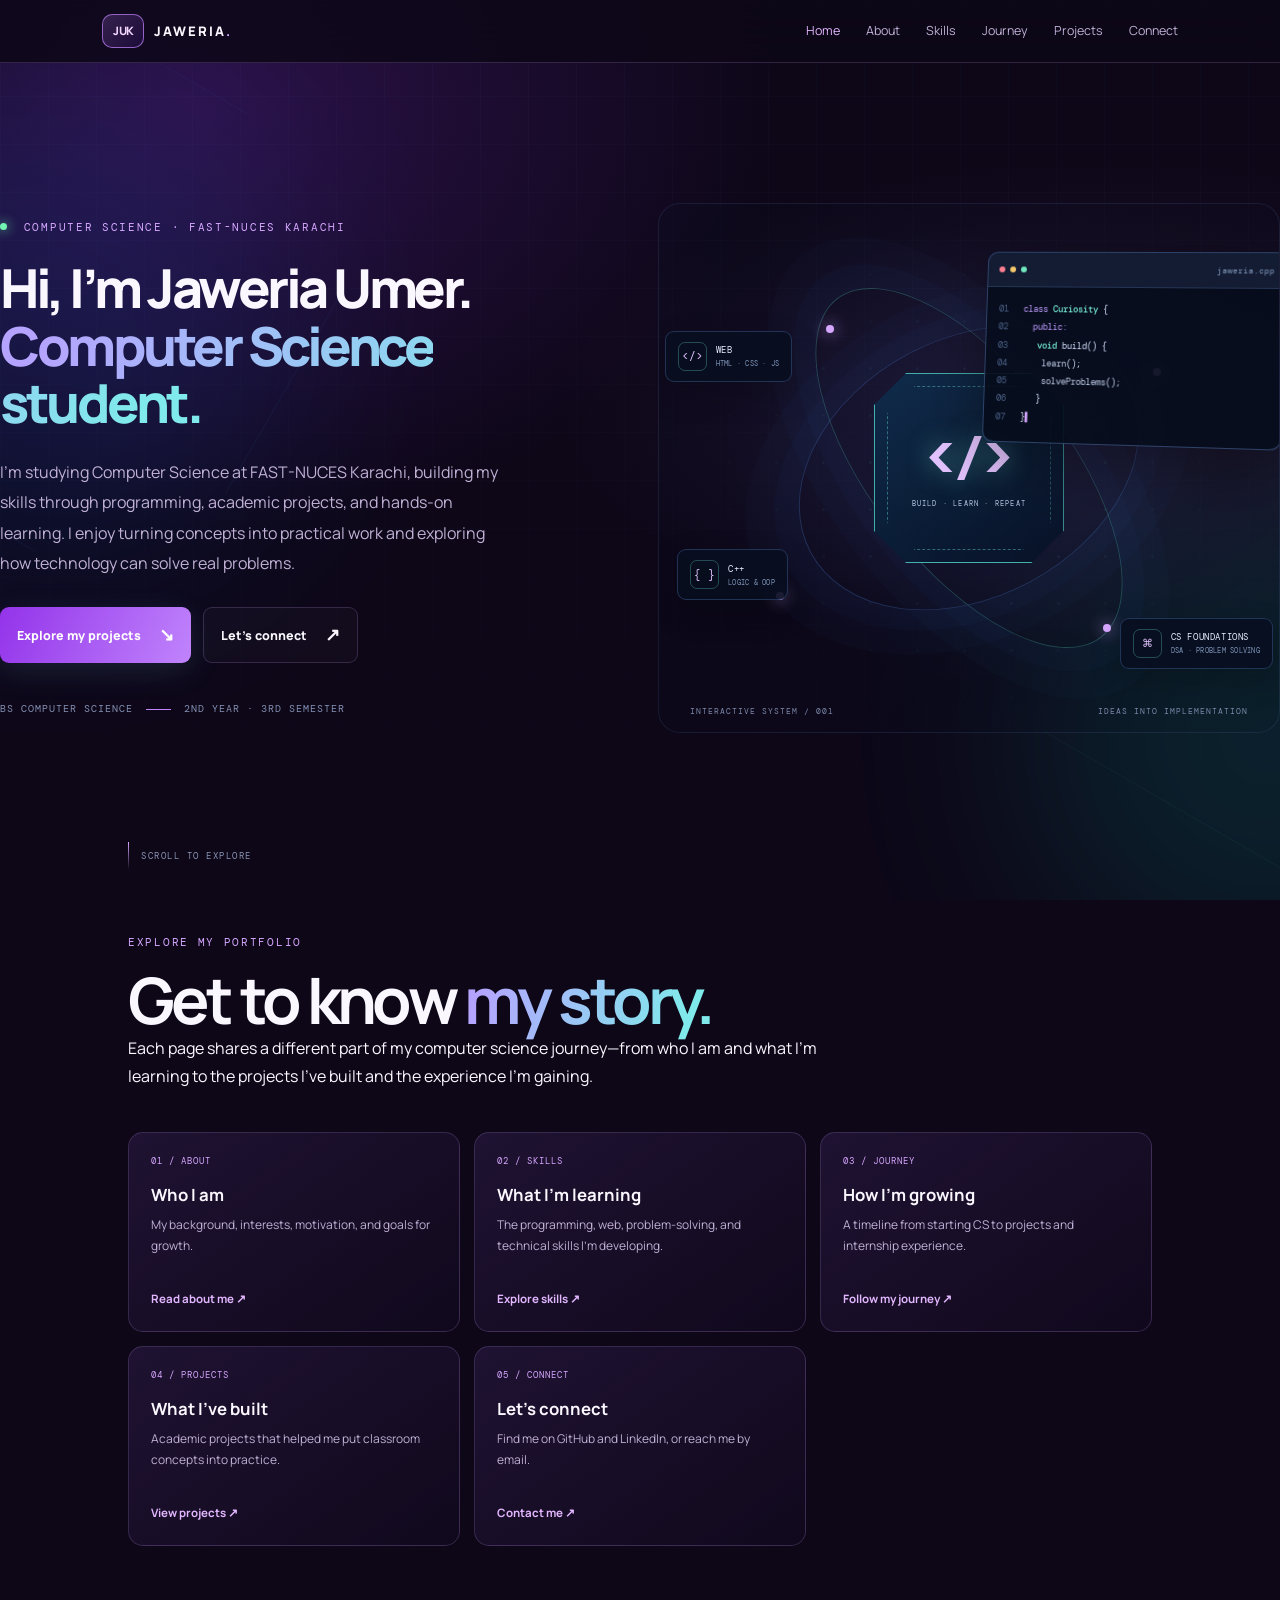
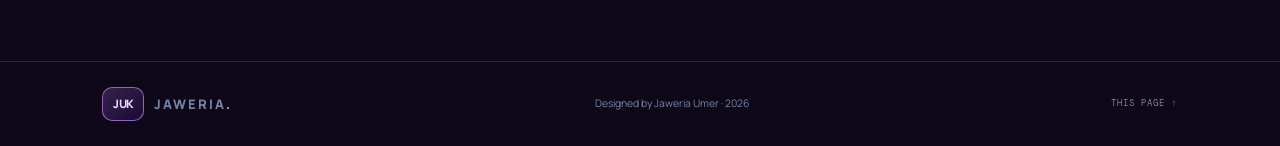
<file: index.html>
<!DOCTYPE html><html lang="en"><head><meta charset="UTF-8"><meta name="viewport" content="width=device-width, initial-scale=1.0"><meta name="description" content="Jaweria Umer — Computer Science student at FAST-NUCES Karachi. Technology portfolio, skills, projects and experience."><meta name="theme-color" content="#070a16"><title>Jaweria Umer | Home</title><link rel="preconnect" href="https://fonts.googleapis.com"><link rel="preconnect" href="https://fonts.gstatic.com" crossorigin><link href="https://fonts.googleapis.com/css2?family=DM+Mono:wght@400;500&family=Manrope:wght@400;500;600;700;800&display=swap" rel="stylesheet"><link rel="stylesheet" href="style.css"><script src="script.js" defer></script></head><body><div class="tech-background" aria-hidden="true"><div class="tech-grid"></div><div class="circuit circuit-a"></div><div class="circuit circuit-b"></div><div class="ambient-glow glow-a"></div><div class="ambient-glow glow-b"></div><div class="scroll-progress" id="scroll-progress"></div></div><header class="navbar"><a href="index.html" class="brand" aria-label="Jaweria Umer home"><span class="brand-mark">JUK</span><span>JAWERIA<span class="brand-dot">.</span></span></a><button class="menu-toggle" aria-label="Open navigation" aria-expanded="false">☰</button><nav class="nav-links" aria-label="Main navigation"><a href="index.html" class="active">Home</a><a href="about.html" class="">About</a><a href="skills.html" class="">Skills</a><a href="journey.html" class="">Journey</a><a href="projects.html" class="">Projects</a><a href="contact.html" class="">Connect</a></nav></header><main><section id="home" class="hero story-section">
      <div class="hero-copy reveal">
        <p class="eyebrow"><span class="live-dot"></span> COMPUTER SCIENCE · FAST-NUCES KARACHI</p>
        <h1>Hi, I’m Jaweria Umer.<br><span class="gradient-text">Computer Science student.</span></h1>
        <p class="hero-subtitle">I’m studying Computer Science at FAST-NUCES Karachi, building my skills through programming, academic projects, and hands-on learning. I enjoy turning concepts into practical work and exploring how technology can solve real problems.</p>
        <div class="hero-actions">
          <a class="button button-primary" href="projects.html">Explore my projects <span>↘</span></a>
          <a class="button button-ghost" href="contact.html">Let's connect <span>↗</span></a>
        </div>
        <div class="hero-meta"><span>BS COMPUTER SCIENCE</span><span class="meta-divider"></span><span>2ND YEAR · 3RD SEMESTER</span></div>
      </div>

      <div class="tech-scene reveal" aria-label="Animated technology illustration with code editor, digital interface, and circuit board">
        <div class="tech-orbit orbit-one"></div><div class="tech-orbit orbit-two"></div>
        <div class="chip-core"><div class="chip-inner"><span class="chip-bracket">&lt;/&gt;</span><span class="chip-label">BUILD · LEARN · REPEAT</span></div></div>
        <div class="circuit-node node-one"></div><div class="circuit-node node-two"></div><div class="circuit-node node-three"></div><div class="circuit-node node-four"></div>
        <div class="code-window"><div class="window-bar"><span></span><span></span><span></span><b>jaweria.cpp</b></div><div class="code-lines"><p><i>01</i> <em>class</em> <strong>Curiosity</strong> {</p><p><i>02</i> &nbsp; <em>public:</em></p><p><i>03</i> &nbsp;&nbsp; <strong>void</strong> build() {</p><p><i>04</i> &nbsp;&nbsp;&nbsp; learn();</p><p><i>05</i> &nbsp;&nbsp;&nbsp; solveProblems();</p><p><i>06</i> &nbsp;&nbsp; }</p><p><i>07</i> }<span class="typing-cursor">▍</span></p></div></div>
        <div class="tech-chip chip-web"><span class="chip-symbol">&lt;/&gt;</span><span><b>WEB</b><small>HTML · CSS · JS</small></span></div>
        <div class="tech-chip chip-cpp"><span class="chip-symbol">{ }</span><span><b>C++</b><small>LOGIC &amp; OOP</small></span></div>
        <div class="tech-chip chip-data"><span class="chip-symbol">⌘</span><span><b>CS FOUNDATIONS</b><small>DSA · PROBLEM SOLVING</small></span></div>
        <div class="scene-caption"><span>INTERACTIVE SYSTEM / 001</span><span>IDEAS INTO IMPLEMENTATION</span></div>
      </div>
      <a class="scroll-cue" href="about.html"><span class="scroll-line"></span> SCROLL TO EXPLORE</a>
    </section>
<section class="page-previews section reveal"><div class="section-heading"><p class="eyebrow">EXPLORE MY PORTFOLIO</p><h2>Get to know <span class="gradient-text">my story.</span></h2><p class="section-intro">Each page shares a different part of my computer science journey—from who I am and what I’m learning to the projects I’ve built and the experience I’m gaining.</p></div><div class="preview-grid">
<a class="preview-card" href="about.html"><span>01 / ABOUT</span><h3>Who I am</h3><p>My background, interests, motivation, and goals for growth.</p><b>Read about me ↗</b></a>
<a class="preview-card" href="skills.html"><span>02 / SKILLS</span><h3>What I’m learning</h3><p>The programming, web, problem-solving, and technical skills I’m developing.</p><b>Explore skills ↗</b></a>
<a class="preview-card" href="journey.html"><span>03 / JOURNEY</span><h3>How I’m growing</h3><p>A timeline from starting CS to projects and internship experience.</p><b>Follow my journey ↗</b></a>
<a class="preview-card" href="projects.html"><span>04 / PROJECTS</span><h3>What I’ve built</h3><p>Academic projects that helped me put classroom concepts into practice.</p><b>View projects ↗</b></a>
<a class="preview-card" href="contact.html"><span>05 / CONNECT</span><h3>Let’s connect</h3><p>Find me on GitHub and LinkedIn, or reach me by email.</p><b>Contact me ↗</b></a>
</div></section></main><footer class="footer"><a href="index.html" class="brand"><span class="brand-mark">JUK</span><span>JAWERIA<span class="brand-dot">.</span></span></a><p>Designed by Jaweria Umer · <span id="year"></span></p><a class="back-top" href="index.html">THIS PAGE ↑</a></footer></body></html>
</file>
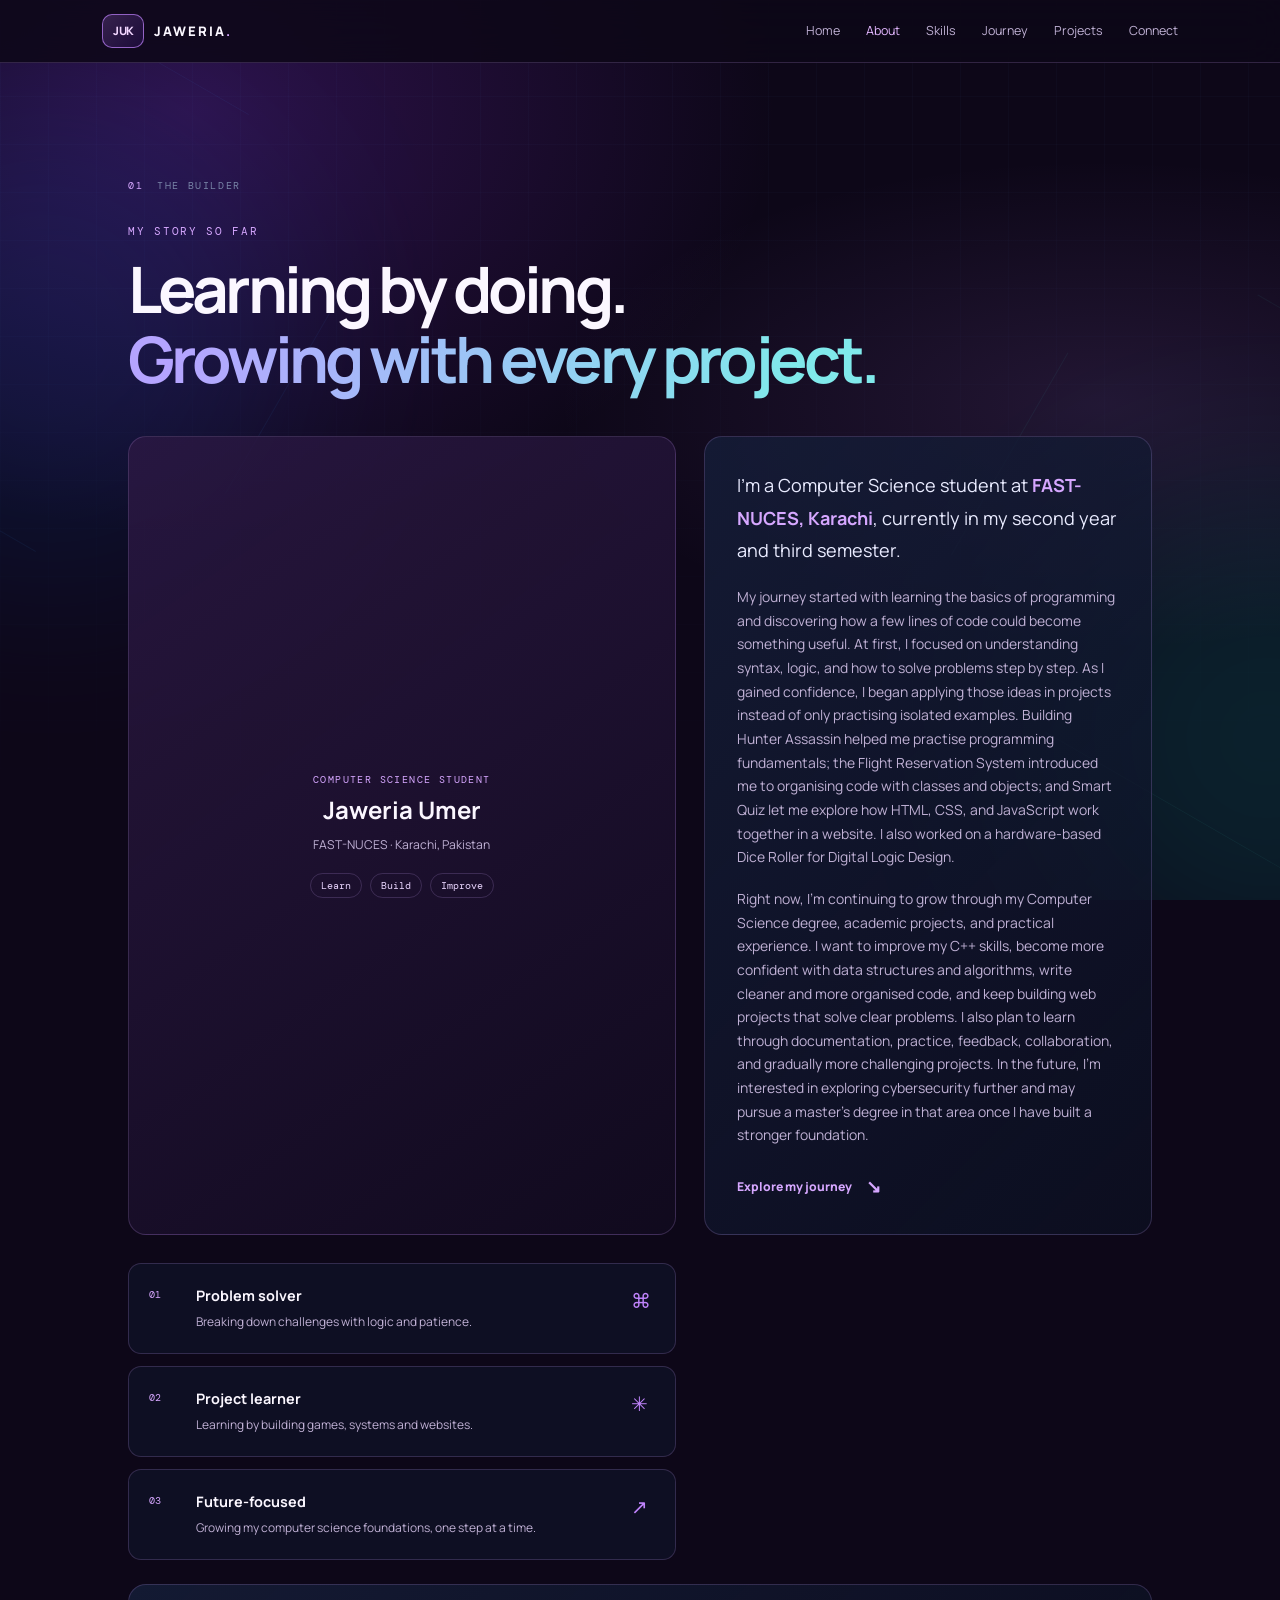
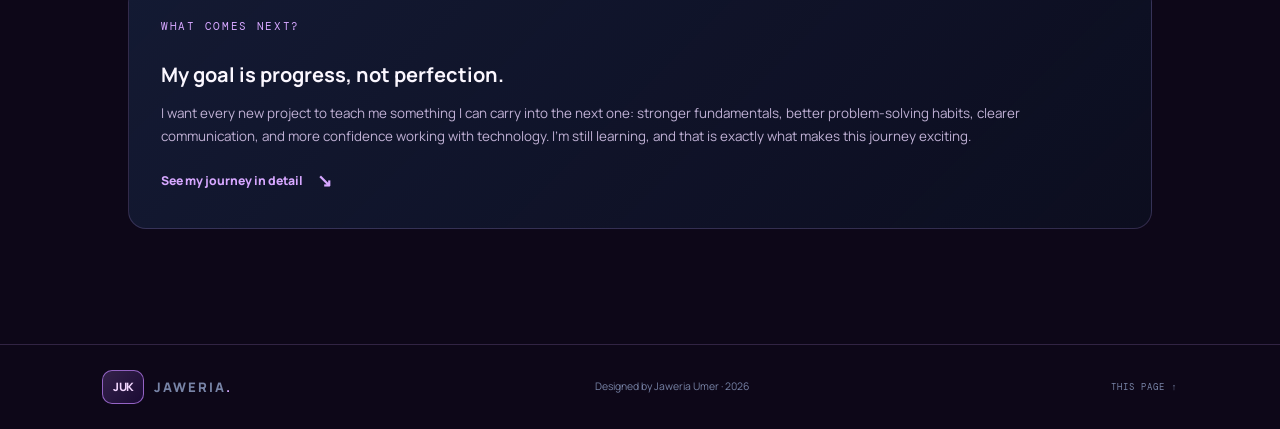
<file: about.html>
<!DOCTYPE html><html lang="en"><head><meta charset="UTF-8"><meta name="viewport" content="width=device-width, initial-scale=1.0"><meta name="description" content="Jaweria Umer — Computer Science student at FAST-NUCES Karachi. Technology portfolio, skills, projects and experience."><meta name="theme-color" content="#070a16"><title>Jaweria Umer | About</title><link rel="preconnect" href="https://fonts.googleapis.com"><link rel="preconnect" href="https://fonts.gstatic.com" crossorigin><link href="https://fonts.googleapis.com/css2?family=DM+Mono:wght@400;500&family=Manrope:wght@400;500;600;700;800&display=swap" rel="stylesheet"><link rel="stylesheet" href="style.css"><script src="script.js" defer></script></head><body><div class="tech-background" aria-hidden="true"><div class="tech-grid"></div><div class="circuit circuit-a"></div><div class="circuit circuit-b"></div><div class="ambient-glow glow-a"></div><div class="ambient-glow glow-b"></div><div class="scroll-progress" id="scroll-progress"></div></div><header class="navbar"><a href="index.html" class="brand" aria-label="Jaweria Umer home"><span class="brand-mark">JUK</span><span>JAWERIA<span class="brand-dot">.</span></span></a><button class="menu-toggle" aria-label="Open navigation" aria-expanded="false">☰</button><nav class="nav-links" aria-label="Main navigation"><a href="index.html" class="">Home</a><a href="about.html" class="active">About</a><a href="skills.html" class="">Skills</a><a href="journey.html" class="">Journey</a><a href="projects.html" class="">Projects</a><a href="contact.html" class="">Connect</a></nav></header><main><section id="about" class="story-section section reveal">
      <div class="section-index"><span>01</span><span>THE BUILDER</span></div>
      <div class="section-heading"><p class="eyebrow">MY STORY SO FAR</p><h2>Learning by doing.<br><span class="gradient-text">Growing with every project.</span></h2></div>
      <div class="about-layout">
        <div class="profile-card glass-panel"><p class="profile-label">COMPUTER SCIENCE STUDENT</p><h3>Jaweria Umer</h3><p>FAST-NUCES · Karachi, Pakistan</p><div class="profile-tags"><span>Learn</span><span>Build</span><span>Improve</span></div></div>
        <div class="about-copy glass-panel">
          <p class="large-copy">I’m a Computer Science student at <strong>FAST-NUCES, Karachi</strong>, currently in my second year and third semester.</p>
          <p>My journey started with learning the basics of programming and discovering how a few lines of code could become something useful. At first, I focused on understanding syntax, logic, and how to solve problems step by step. As I gained confidence, I began applying those ideas in projects instead of only practising isolated examples. Building Hunter Assassin helped me practise programming fundamentals; the Flight Reservation System introduced me to organising code with classes and objects; and Smart Quiz let me explore how HTML, CSS, and JavaScript work together in a website. I also worked on a hardware-based Dice Roller for Digital Logic Design.</p>
          <p>Right now, I’m continuing to grow through my Computer Science degree, academic projects, and practical experience. I want to improve my C++ skills, become more confident with data structures and algorithms, write cleaner and more organised code, and keep building web projects that solve clear problems. I also plan to learn through documentation, practice, feedback, collaboration, and gradually more challenging projects. In the future, I’m interested in exploring cybersecurity further and may pursue a master’s degree in that area once I have built a stronger foundation.</p>
          <a class="text-link" href="journey.html">Explore my journey <span>↘</span></a>
        </div>
        <div class="fact-stack">
          <article class="fact-card"><span class="fact-number">01</span><div><h3>Problem solver</h3><p>Breaking down challenges with logic and patience.</p></div><span class="fact-symbol">⌘</span></article>
          <article class="fact-card"><span class="fact-number">02</span><div><h3>Project learner</h3><p>Learning by building games, systems and websites.</p></div><span class="fact-symbol">✳</span></article>
          <article class="fact-card"><span class="fact-number">03</span><div><h3>Future-focused</h3><p>Growing my computer science foundations, one step at a time.</p></div><span class="fact-symbol">↗</span></article>
        </div>
      </div>
    <div class="about-next glass-panel"><p class="eyebrow">WHAT COMES NEXT?</p><h3>My goal is progress, not perfection.</h3><p>I want every new project to teach me something I can carry into the next one: stronger fundamentals, better problem-solving habits, clearer communication, and more confidence working with technology. I’m still learning, and that is exactly what makes this journey exciting.</p><a class="text-link" href="journey.html">See my journey in detail <span>↘</span></a></div>
    </section></main><footer class="footer"><a href="index.html" class="brand"><span class="brand-mark">JUK</span><span>JAWERIA<span class="brand-dot">.</span></span></a><p>Designed by Jaweria Umer · <span id="year"></span></p><a class="back-top" href="about.html">THIS PAGE ↑</a></footer></body></html>
</file>
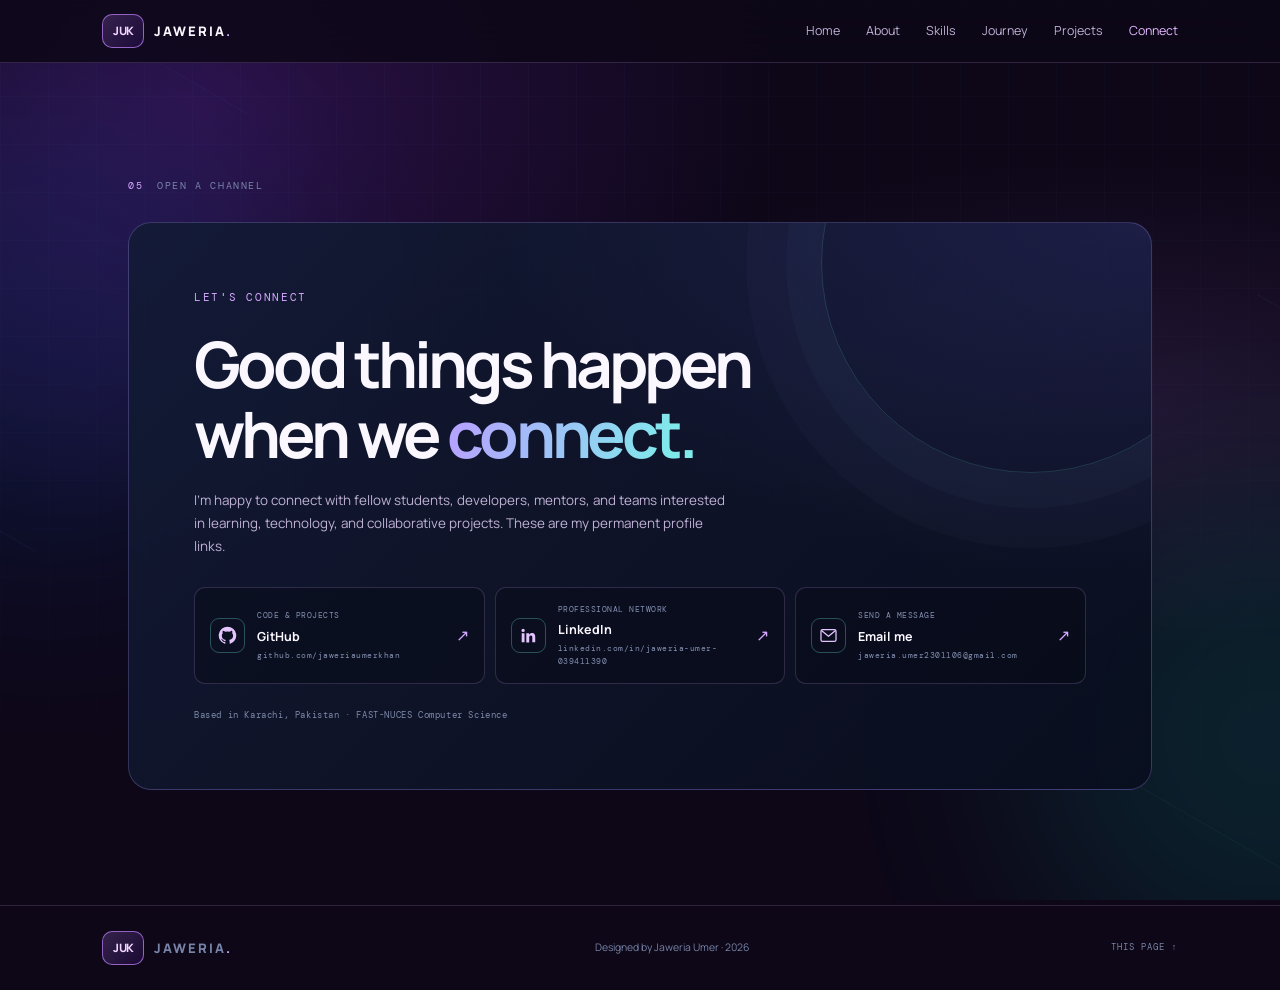
<file: contact.html>
<!DOCTYPE html><html lang="en"><head><meta charset="UTF-8"><meta name="viewport" content="width=device-width, initial-scale=1.0"><meta name="description" content="Jaweria Umer — Computer Science student at FAST-NUCES Karachi. Technology portfolio, skills, projects and experience."><meta name="theme-color" content="#070a16"><title>Jaweria Umer | Connect</title><link rel="preconnect" href="https://fonts.googleapis.com"><link rel="preconnect" href="https://fonts.gstatic.com" crossorigin><link href="https://fonts.googleapis.com/css2?family=DM+Mono:wght@400;500&family=Manrope:wght@400;500;600;700;800&display=swap" rel="stylesheet"><link rel="stylesheet" href="style.css"><script src="script.js" defer></script></head><body><div class="tech-background" aria-hidden="true"><div class="tech-grid"></div><div class="circuit circuit-a"></div><div class="circuit circuit-b"></div><div class="ambient-glow glow-a"></div><div class="ambient-glow glow-b"></div><div class="scroll-progress" id="scroll-progress"></div></div><header class="navbar"><a href="index.html" class="brand" aria-label="Jaweria Umer home"><span class="brand-mark">JUK</span><span>JAWERIA<span class="brand-dot">.</span></span></a><button class="menu-toggle" aria-label="Open navigation" aria-expanded="false">☰</button><nav class="nav-links" aria-label="Main navigation"><a href="index.html" class="">Home</a><a href="about.html" class="">About</a><a href="skills.html" class="">Skills</a><a href="journey.html" class="">Journey</a><a href="projects.html" class="">Projects</a><a href="contact.html" class="active">Connect</a></nav></header><main><section id="contact" class="story-section section contact-section reveal">
      <div class="section-index"><span>05</span><span>OPEN A CHANNEL</span></div>
      <div class="contact-panel">
        <div class="contact-orbit" aria-hidden="true"></div>
        <p class="eyebrow">LET'S CONNECT</p>
        <h2>Good things happen<br>when we <span class="gradient-text">connect.</span></h2>
        <p class="contact-intro">I’m happy to connect with fellow students, developers, mentors, and teams interested in learning, technology, and collaborative projects. These are my permanent profile links.</p>
        <div class="contact-links">
          <a href="https://github.com/jaweriaumerkhan" target="_blank" rel="noopener noreferrer"><span class="contact-icon brand-icon" aria-hidden="true"><svg viewBox="0 0 24 24"><path d="M12 .9a11.1 11.1 0 0 0-3.51 21.63c.55.1.76-.24.76-.53v-2.02c-3.1.67-3.75-1.32-3.75-1.32-.5-1.28-1.24-1.62-1.24-1.62-1.01-.69.08-.68.08-.68 1.12.08 1.71 1.15 1.71 1.15 1 .1.76 2.04 3.21 1.55.1-.72.39-1.22.7-1.5-2.48-.28-5.09-1.24-5.09-5.52 0-1.22.44-2.22 1.15-3-.12-.28-.5-1.42.11-2.96 0 0 .94-.3 3.05 1.15a10.6 10.6 0 0 1 5.55 0c2.12-1.44 3.05-1.15 3.05-1.15.61 1.54.23 2.68.11 2.96.72.78 1.15 1.78 1.15 3 0 4.29-2.61 5.23-5.1 5.51.4.35.76 1.03.76 2.08V22c0 .29.2.64.77.53A11.1 11.1 0 0 0 12 .9Z"/></svg></span><span><small>CODE &amp; PROJECTS</small><strong>GitHub</strong><small>github.com/jaweriaumerkhan</small></span><span class="contact-arrow">↗</span></a>
          <a href="https://www.linkedin.com/in/jaweria-umer-039411390/" target="_blank" rel="noopener noreferrer"><span class="contact-icon brand-icon" aria-hidden="true"><svg viewBox="0 0 24 24"><path d="M5.2 7.7A2.1 2.1 0 1 0 5.2 3.5a2.1 2.1 0 0 0 0 4.2ZM3.4 9.3H7v11.2H3.4ZM9.2 9.3h3.5v1.5h.1a3.8 3.8 0 0 1 3.4-1.9c3.6 0 4.3 2.4 4.3 5.4v6.2h-3.7V15c0-1.3 0-3-1.8-3s-2.1 1.4-2.1 2.9v5.8H9.2Z"/></svg></span><span><small>PROFESSIONAL NETWORK</small><strong>LinkedIn</strong><small>linkedin.com/in/jaweria-umer-039411390</small></span><span class="contact-arrow">↗</span></a>
          <a href="mailto:jaweria.umer2301106@gmail.com"><span class="contact-icon brand-icon" aria-hidden="true"><svg viewBox="0 0 24 24"><rect x="2.5" y="4.5" width="19" height="15" rx="2"/><path d="m3.5 6 8.5 7 8.5-7"/></svg></span><span><small>SEND A MESSAGE</small><strong>Email me</strong><small>jaweria.umer2301106@gmail.com</small></span><span class="contact-arrow">↗</span></a>
        </div>
        <p class="contact-footnote">Based in Karachi, Pakistan · FAST-NUCES Computer Science</p>
      </div>
    </section></main><footer class="footer"><a href="index.html" class="brand"><span class="brand-mark">JUK</span><span>JAWERIA<span class="brand-dot">.</span></span></a><p>Designed by Jaweria Umer · <span id="year"></span></p><a class="back-top" href="contact.html">THIS PAGE ↑</a></footer></body></html>
</file>
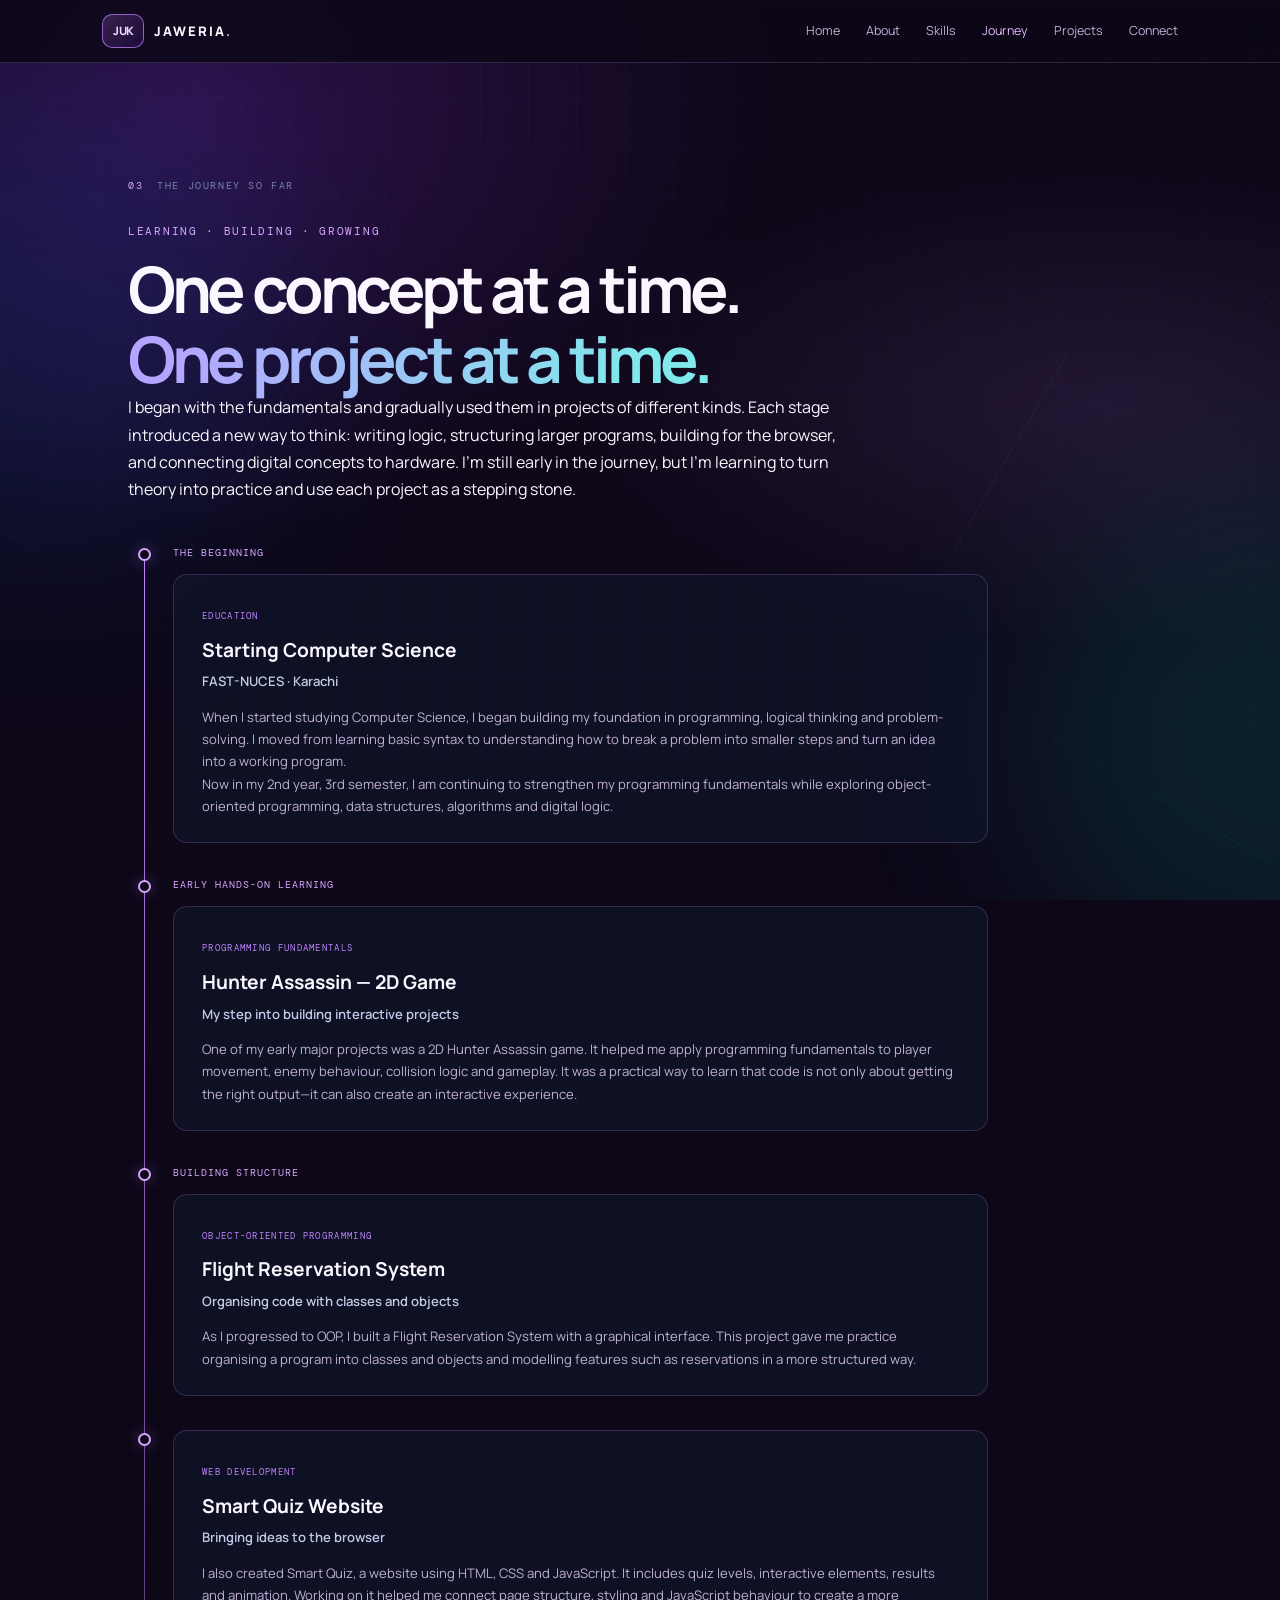
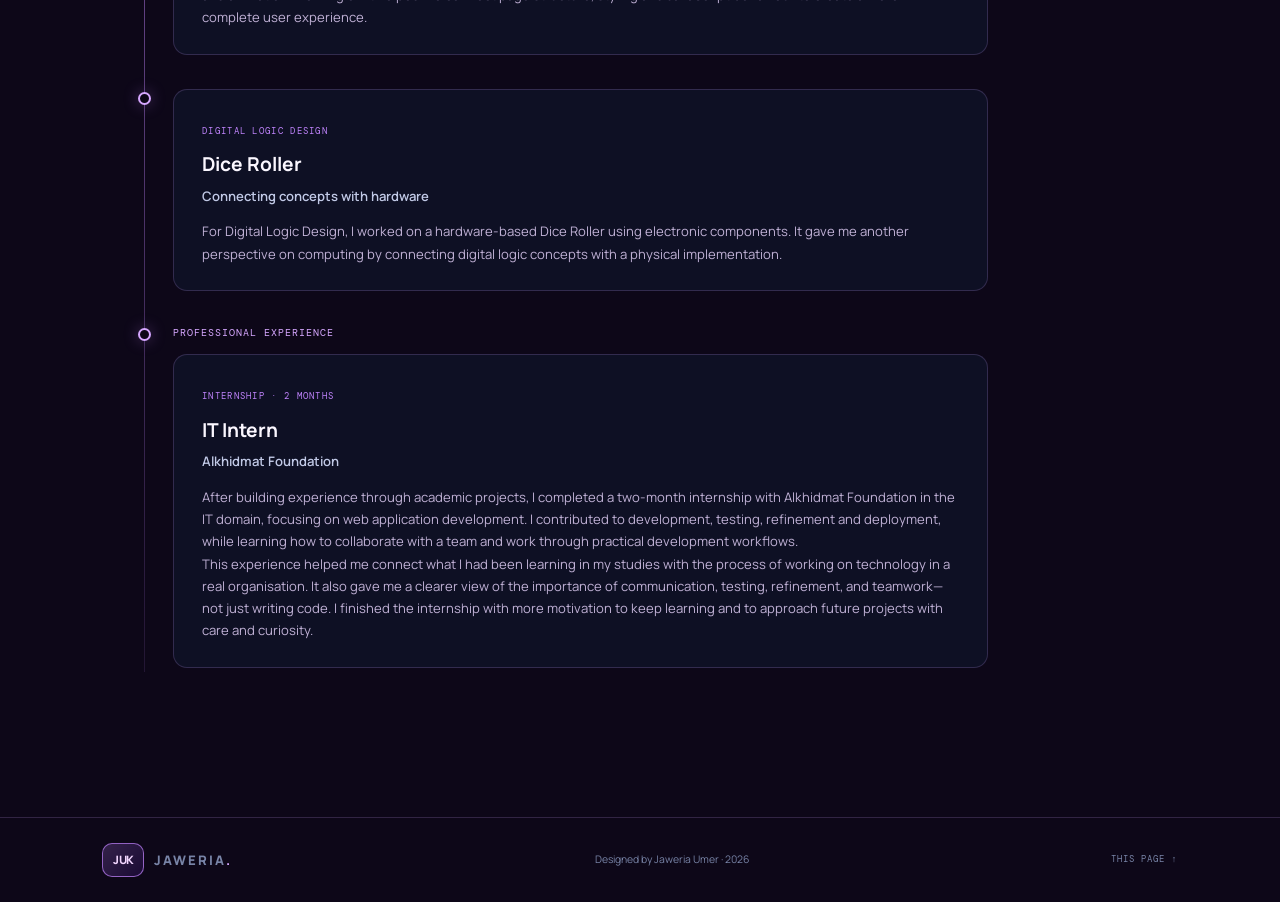
<file: journey.html>
<!DOCTYPE html><html lang="en"><head><meta charset="UTF-8"><meta name="viewport" content="width=device-width, initial-scale=1.0"><meta name="description" content="Jaweria Umer — Computer Science student at FAST-NUCES Karachi. Technology portfolio, skills, projects and experience."><meta name="theme-color" content="#070a16"><title>Jaweria Umer | Journey</title><link rel="preconnect" href="https://fonts.googleapis.com"><link rel="preconnect" href="https://fonts.gstatic.com" crossorigin><link href="https://fonts.googleapis.com/css2?family=DM+Mono:wght@400;500&family=Manrope:wght@400;500;600;700;800&display=swap" rel="stylesheet"><link rel="stylesheet" href="style.css"><script src="script.js" defer></script></head><body><div class="tech-background" aria-hidden="true"><div class="tech-grid"></div><div class="circuit circuit-a"></div><div class="circuit circuit-b"></div><div class="ambient-glow glow-a"></div><div class="ambient-glow glow-b"></div><div class="scroll-progress" id="scroll-progress"></div></div><header class="navbar"><a href="index.html" class="brand" aria-label="Jaweria Umer home"><span class="brand-mark">JUK</span><span>JAWERIA<span class="brand-dot">.</span></span></a><button class="menu-toggle" aria-label="Open navigation" aria-expanded="false">☰</button><nav class="nav-links" aria-label="Main navigation"><a href="index.html" class="">Home</a><a href="about.html" class="">About</a><a href="skills.html" class="">Skills</a><a href="journey.html" class="active">Journey</a><a href="projects.html" class="">Projects</a><a href="contact.html" class="">Connect</a></nav></header><main>
<section id="journey" class="story-section section reveal">
  <div class="section-index"><span>03</span><span>THE JOURNEY SO FAR</span></div>
  <div class="section-heading"><p class="eyebrow">LEARNING · BUILDING · GROWING</p><h2>One concept at a time.<br><span class="gradient-text">One project at a time.</span></h2><p class="section-intro">I began with the fundamentals and gradually used them in projects of different kinds. Each stage introduced a new way to think: writing logic, structuring larger programs, building for the browser, and connecting digital concepts to hardware. I’m still early in the journey, but I’m learning to turn theory into practice and use each project as a stepping stone.</p></div>
  <div class="timeline">
    <article class="timeline-item"><div class="timeline-marker"></div><div class="timeline-date">THE BEGINNING</div><div class="timeline-card"><span class="timeline-tag">EDUCATION</span><h3>Starting Computer Science</h3><h4>FAST-NUCES · Karachi</h4><p>When I started studying Computer Science, I began building my foundation in programming, logical thinking and problem-solving. I moved from learning basic syntax to understanding how to break a problem into smaller steps and turn an idea into a working program.</p><p>Now in my 2nd year, 3rd semester, I am continuing to strengthen my programming fundamentals while exploring object-oriented programming, data structures, algorithms and digital logic.</p></div></article>
    <article class="timeline-item"><div class="timeline-marker"></div><div class="timeline-date">EARLY HANDS-ON LEARNING</div><div class="timeline-card"><span class="timeline-tag">PROGRAMMING FUNDAMENTALS</span><h3>Hunter Assassin — 2D Game</h3><h4>My step into building interactive projects</h4><p>One of my early major projects was a 2D Hunter Assassin game. It helped me apply programming fundamentals to player movement, enemy behaviour, collision logic and gameplay. It was a practical way to learn that code is not only about getting the right output—it can also create an interactive experience.</p></div></article>
    <article class="timeline-item"><div class="timeline-marker"></div><div class="timeline-date">BUILDING STRUCTURE</div><div class="timeline-card"><span class="timeline-tag">OBJECT-ORIENTED PROGRAMMING</span><h3>Flight Reservation System</h3><h4>Organising code with classes and objects</h4><p>As I progressed to OOP, I built a Flight Reservation System with a graphical interface. This project gave me practice organising a program into classes and objects and modelling features such as reservations in a more structured way.</p></div></article>
    <article class="timeline-item"><div class="timeline-marker"></div><div class="timeline-card"><span class="timeline-tag">WEB DEVELOPMENT</span><h3>Smart Quiz Website</h3><h4>Bringing ideas to the browser</h4><p>I also created Smart Quiz, a website using HTML, CSS and JavaScript. It includes quiz levels, interactive elements, results and animation. Working on it helped me connect page structure, styling and JavaScript behaviour to create a more complete user experience.</p></div></article>
    <article class="timeline-item"><div class="timeline-marker"></div><div class="timeline-card"><span class="timeline-tag">DIGITAL LOGIC DESIGN</span><h3>Dice Roller</h3><h4>Connecting concepts with hardware</h4><p>For Digital Logic Design, I worked on a hardware-based Dice Roller using electronic components. It gave me another perspective on computing by connecting digital logic concepts with a physical implementation.</p></div></article>
    <article class="timeline-item"><div class="timeline-marker"></div><div class="timeline-date">PROFESSIONAL EXPERIENCE</div><div class="timeline-card"><span class="timeline-tag">INTERNSHIP · 2 MONTHS</span><h3>IT Intern</h3><h4>Alkhidmat Foundation</h4><p>After building experience through academic projects, I completed a two-month internship with Alkhidmat Foundation in the IT domain, focusing on web application development. I contributed to development, testing, refinement and deployment, while learning how to collaborate with a team and work through practical development workflows.</p><p>This experience helped me connect what I had been learning in my studies with the process of working on technology in a real organisation. It also gave me a clearer view of the importance of communication, testing, refinement, and teamwork—not just writing code. I finished the internship with more motivation to keep learning and to approach future projects with care and curiosity.</p></div></article>
  </div>
</section>
</main><footer class="footer"><a href="index.html" class="brand"><span class="brand-mark">JUK</span><span>JAWERIA<span class="brand-dot">.</span></span></a><p>Designed by Jaweria Umer · <span id="year"></span></p><a class="back-top" href="journey.html">THIS PAGE ↑</a></footer></body></html>
</file>
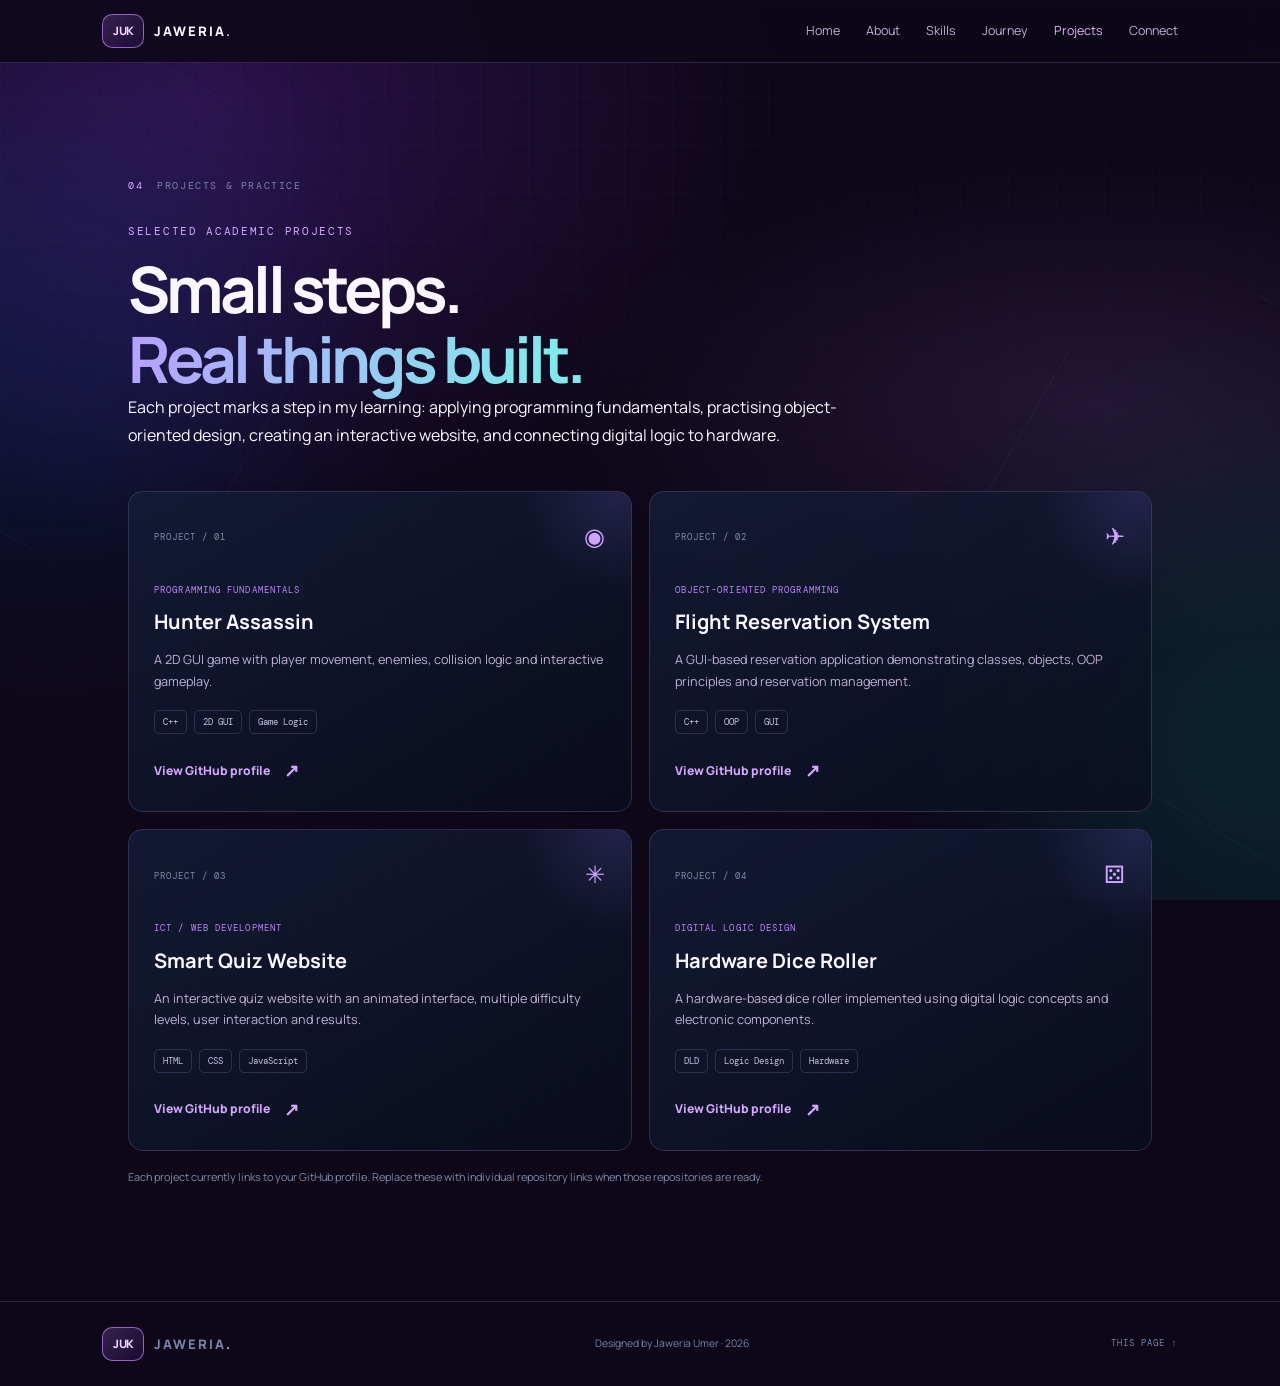
<file: projects.html>
<!DOCTYPE html><html lang="en"><head><meta charset="UTF-8"><meta name="viewport" content="width=device-width, initial-scale=1.0"><meta name="description" content="Jaweria Umer — Computer Science student at FAST-NUCES Karachi. Technology portfolio, skills, projects and experience."><meta name="theme-color" content="#070a16"><title>Jaweria Umer | Projects</title><link rel="preconnect" href="https://fonts.googleapis.com"><link rel="preconnect" href="https://fonts.gstatic.com" crossorigin><link href="https://fonts.googleapis.com/css2?family=DM+Mono:wght@400;500&family=Manrope:wght@400;500;600;700;800&display=swap" rel="stylesheet"><link rel="stylesheet" href="style.css"><script src="script.js" defer></script></head><body><div class="tech-background" aria-hidden="true"><div class="tech-grid"></div><div class="circuit circuit-a"></div><div class="circuit circuit-b"></div><div class="ambient-glow glow-a"></div><div class="ambient-glow glow-b"></div><div class="scroll-progress" id="scroll-progress"></div></div><header class="navbar"><a href="index.html" class="brand" aria-label="Jaweria Umer home"><span class="brand-mark">JUK</span><span>JAWERIA<span class="brand-dot">.</span></span></a><button class="menu-toggle" aria-label="Open navigation" aria-expanded="false">☰</button><nav class="nav-links" aria-label="Main navigation"><a href="index.html" class="">Home</a><a href="about.html" class="">About</a><a href="skills.html" class="">Skills</a><a href="journey.html" class="">Journey</a><a href="projects.html" class="active">Projects</a><a href="contact.html" class="">Connect</a></nav></header><main><section id="projects" class="story-section section reveal">
      <div class="section-index"><span>04</span><span>PROJECTS & PRACTICE</span></div>
      <div class="section-heading"><p class="eyebrow">SELECTED ACADEMIC PROJECTS</p><h2>Small steps.<br><span class="gradient-text">Real things built.</span></h2><p class="section-intro">Each project marks a step in my learning: applying programming fundamentals, practising object-oriented design, creating an interactive website, and connecting digital logic to hardware.</p></div>
      <div class="projects-grid">
        <article class="project-card project-featured"><div class="project-topline"><span>PROJECT / 01</span><span class="project-glyph">◉</span></div><p class="project-category">PROGRAMMING FUNDAMENTALS</p><h3>Hunter Assassin</h3><p>A 2D GUI game with player movement, enemies, collision logic and interactive gameplay.</p><div class="tag-list"><span>C++</span><span>2D GUI</span><span>Game Logic</span></div><a class="text-link project-repo" href="https://github.com/jaweriaumerkhan" target="_blank" rel="noopener noreferrer">View GitHub profile <span>↗</span></a></article>
        <article class="project-card"><div class="project-topline"><span>PROJECT / 02</span><span class="project-glyph">✈</span></div><p class="project-category">OBJECT-ORIENTED PROGRAMMING</p><h3>Flight Reservation System</h3><p>A GUI-based reservation application demonstrating classes, objects, OOP principles and reservation management.</p><div class="tag-list"><span>C++</span><span>OOP</span><span>GUI</span></div><a class="text-link project-repo" href="https://github.com/jaweriaumerkhan" target="_blank" rel="noopener noreferrer">View GitHub profile <span>↗</span></a></article>
        <article class="project-card"><div class="project-topline"><span>PROJECT / 03</span><span class="project-glyph">✳</span></div><p class="project-category">ICT / WEB DEVELOPMENT</p><h3>Smart Quiz Website</h3><p>An interactive quiz website with an animated interface, multiple difficulty levels, user interaction and results.</p><div class="tag-list"><span>HTML</span><span>CSS</span><span>JavaScript</span></div><a class="text-link project-repo" href="https://github.com/jaweriaumerkhan" target="_blank" rel="noopener noreferrer">View GitHub profile <span>↗</span></a></article>
        <article class="project-card"><div class="project-topline"><span>PROJECT / 04</span><span class="project-glyph">⚄</span></div><p class="project-category">DIGITAL LOGIC DESIGN</p><h3>Hardware Dice Roller</h3><p>A hardware-based dice roller implemented using digital logic concepts and electronic components.</p><div class="tag-list"><span>DLD</span><span>Logic Design</span><span>Hardware</span></div><a class="text-link project-repo" href="https://github.com/jaweriaumerkhan" target="_blank" rel="noopener noreferrer">View GitHub profile <span>↗</span></a></article>
      </div>
      <p class="small-note">Each project currently links to your GitHub profile. Replace these with individual repository links when those repositories are ready.</p>
    </section></main><footer class="footer"><a href="index.html" class="brand"><span class="brand-mark">JUK</span><span>JAWERIA<span class="brand-dot">.</span></span></a><p>Designed by Jaweria Umer · <span id="year"></span></p><a class="back-top" href="projects.html">THIS PAGE ↑</a></footer></body></html>
</file>
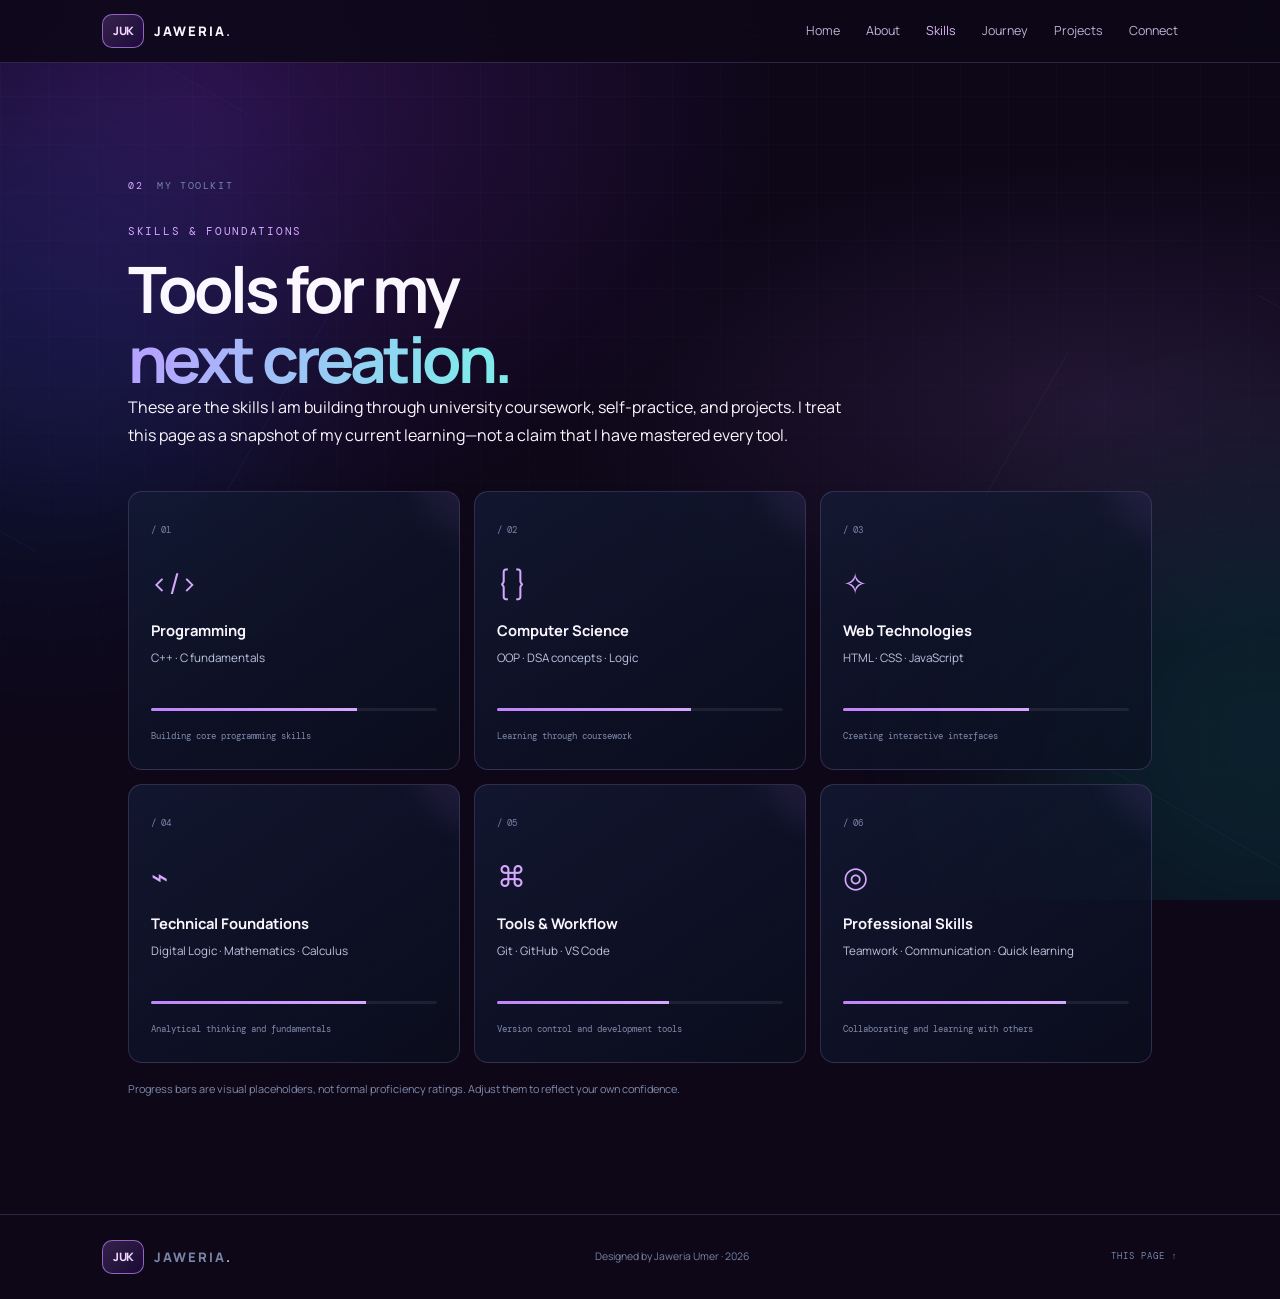
<file: skills.html>
<!DOCTYPE html><html lang="en"><head><meta charset="UTF-8"><meta name="viewport" content="width=device-width, initial-scale=1.0"><meta name="description" content="Jaweria Umer — Computer Science student at FAST-NUCES Karachi. Technology portfolio, skills, projects and experience."><meta name="theme-color" content="#070a16"><title>Jaweria Umer | Skills</title><link rel="preconnect" href="https://fonts.googleapis.com"><link rel="preconnect" href="https://fonts.gstatic.com" crossorigin><link href="https://fonts.googleapis.com/css2?family=DM+Mono:wght@400;500&family=Manrope:wght@400;500;600;700;800&display=swap" rel="stylesheet"><link rel="stylesheet" href="style.css"><script src="script.js" defer></script></head><body><div class="tech-background" aria-hidden="true"><div class="tech-grid"></div><div class="circuit circuit-a"></div><div class="circuit circuit-b"></div><div class="ambient-glow glow-a"></div><div class="ambient-glow glow-b"></div><div class="scroll-progress" id="scroll-progress"></div></div><header class="navbar"><a href="index.html" class="brand" aria-label="Jaweria Umer home"><span class="brand-mark">JUK</span><span>JAWERIA<span class="brand-dot">.</span></span></a><button class="menu-toggle" aria-label="Open navigation" aria-expanded="false">☰</button><nav class="nav-links" aria-label="Main navigation"><a href="index.html" class="">Home</a><a href="about.html" class="">About</a><a href="skills.html" class="active">Skills</a><a href="journey.html" class="">Journey</a><a href="projects.html" class="">Projects</a><a href="contact.html" class="">Connect</a></nav></header><main><section id="skills" class="story-section section reveal">
      <div class="section-index"><span>02</span><span>MY TOOLKIT</span></div>
      <div class="section-heading"><p class="eyebrow">SKILLS &amp; FOUNDATIONS</p><h2>Tools for my<br><span class="gradient-text">next creation.</span></h2><p class="section-intro">These are the skills I am building through university coursework, self-practice, and projects. I treat this page as a snapshot of my current learning—not a claim that I have mastered every tool.</p></div>
      <div class="skills-grid">
        <article class="skill-card"><span class="skill-index">/ 01</span><div class="skill-icon">&lt;/&gt;</div><h3>Programming</h3><p>C++ · C fundamentals</p><div class="skill-meter"><span style="--meter:72%"></span></div><small>Building core programming skills</small></article>
        <article class="skill-card"><span class="skill-index">/ 02</span><div class="skill-icon">{ }</div><h3>Computer Science</h3><p>OOP · DSA concepts · Logic</p><div class="skill-meter"><span style="--meter:68%"></span></div><small>Learning through coursework</small></article>
        <article class="skill-card"><span class="skill-index">/ 03</span><div class="skill-icon">✧</div><h3>Web Technologies</h3><p>HTML · CSS · JavaScript</p><div class="skill-meter"><span style="--meter:65%"></span></div><small>Creating interactive interfaces</small></article>
        <article class="skill-card"><span class="skill-index">/ 04</span><div class="skill-icon">⌁</div><h3>Technical Foundations</h3><p>Digital Logic · Mathematics · Calculus</p><div class="skill-meter"><span style="--meter:75%"></span></div><small>Analytical thinking and fundamentals</small></article>
        <article class="skill-card"><span class="skill-index">/ 05</span><div class="skill-icon">⌘</div><h3>Tools &amp; Workflow</h3><p>Git · GitHub · VS Code</p><div class="skill-meter"><span style="--meter:60%"></span></div><small>Version control and development tools</small></article>
        <article class="skill-card"><span class="skill-index">/ 06</span><div class="skill-icon">◎</div><h3>Professional Skills</h3><p>Teamwork · Communication · Quick learning</p><div class="skill-meter"><span style="--meter:78%"></span></div><small>Collaborating and learning with others</small></article>
      </div>
      <p class="small-note">Progress bars are visual placeholders, not formal proficiency ratings. Adjust them to reflect your own confidence.</p>
    </section></main><footer class="footer"><a href="index.html" class="brand"><span class="brand-mark">JUK</span><span>JAWERIA<span class="brand-dot">.</span></span></a><p>Designed by Jaweria Umer · <span id="year"></span></p><a class="back-top" href="skills.html">THIS PAGE ↑</a></footer></body></html>
</file>
<file: style.css>
@import url('https://fonts.googleapis.com/css2?family=DM+Mono:wght@400;500&family=Manrope:wght@400;500;600;700;800&display=swap');

:root{--bg:#070a16;--panel:rgba(16,22,43,.72);--panel-solid:#10162b;--text:#f4f5ff;--muted:#9ca7c5;--violet:#a895ff;--cyan:#71eee0;--line:rgba(171,185,255,.16);--header:rgba(7,10,22,.78)}
*{box-sizing:border-box;margin:0;padding:0}
html{scroll-behavior:smooth;scroll-padding-top:88px}
body{font-family:Manrope,sans-serif;background:var(--bg);color:var(--text);line-height:1.7;overflow-x:hidden}
a{color:inherit;text-decoration:none}
button{font:inherit}
.tech-background{position:fixed;inset:0;z-index:-3;overflow:hidden;pointer-events:none;background:radial-gradient(ellipse at 15% 12%,rgba(35,99,220,.22),transparent 38%),radial-gradient(ellipse at 86% 45%,rgba(0,214,190,.10),transparent 35%),#070a16}
.tech-grid{position:absolute;inset:0;background-image:linear-gradient(rgba(96,143,220,.065) 1px,transparent 1px),linear-gradient(90deg,rgba(96,143,220,.065) 1px,transparent 1px);background-size:48px 48px;mask-image:linear-gradient(to bottom,black,transparent 95%);opacity:.55}.circuit{position:absolute;width:38vw;height:38vw;opacity:.22;border:1px solid rgba(73,157,255,.28);transform:rotate(30deg);clip-path:polygon(0 0,65% 0,65% 22%,100% 22%,100% 70%,72% 70%,72% 100%,0 100%)}.circuit-a{top:5%;left:-14%}.circuit-b{right:-15%;top:35%;transform:rotate(210deg);border-color:rgba(75,238,215,.25)}.ambient-glow{position:absolute;width:38vw;height:38vw;border-radius:50%;filter:blur(100px);opacity:.12}.glow-a{background:#176cff;top:10%;left:-15%}.glow-b{background:#00d8bd;top:55%;right:-18%}
.scroll-progress{position:fixed;top:0;left:0;width:0;height:3px;background:linear-gradient(90deg,var(--violet),var(--cyan));z-index:300;box-shadow:0 0 15px var(--cyan)}
.navbar{position:sticky;top:0;z-index:100;display:flex;align-items:center;justify-content:space-between;padding:14px 8%;background:var(--header);backdrop-filter:blur(18px);border-bottom:1px solid var(--line)}
.brand{display:flex;align-items:center;gap:10px;font-size:.82rem;font-weight:800;letter-spacing:2px}.brand-mark{display:grid;place-items:center;width:34px;height:34px;border:1px solid rgba(168,149,255,.65);border-radius:11px;color:var(--cyan);font-size:1rem;letter-spacing:0}.brand-dot{color:var(--cyan)}
.nav-links{display:flex;align-items:center;gap:26px}.nav-links a{font-size:.78rem;color:var(--muted);transition:color .2s}.nav-links a:hover,.nav-links a.active{color:var(--cyan)}
.menu-toggle{display:none;color:var(--text);background:var(--panel-solid);border:1px solid var(--line);border-radius:9px;padding:7px 11px}
.story-section{position:relative;isolation:isolate}.section{padding:115px 10%}
.hero{min-height:calc(100vh - 65px);display:grid;grid-template-columns:1fr 1fr;align-items:center;gap:35px;padding-top:70px;padding-bottom:95px}
.eyebrow,.section-index,.hero-meta,.scene-caption,.scroll-cue,.timeline-date,.timeline-tag,.project-topline,.project-category,.skill-index,.skill-card small,.contact-links small,.contact-footnote,.back-top{font-family:"DM Mono",monospace}
.eyebrow{font-size:.7rem;letter-spacing:1.7px;color:var(--cyan);margin-bottom:22px}
.live-dot{display:inline-block;width:7px;height:7px;border-radius:50%;background:#72f4b3;box-shadow:0 0 12px #72f4b3;margin:0 8px 1px 0;animation:blink 2s infinite}
.hero h1{font-size:clamp(2.15rem,4.2vw,4rem);letter-spacing:-.065em;line-height:1.07;font-weight:800}
.gradient-text{color:transparent;background:linear-gradient(105deg,#b5a4ff 8%,#80e9eb 88%);-webkit-background-clip:text;background-clip:text}
.hero-subtitle{color:var(--muted);font-size:1rem;max-width:510px;margin-top:25px;line-height:1.9}
.hero-actions{display:flex;gap:12px;flex-wrap:wrap;margin-top:29px}
.button{display:inline-flex;align-items:center;gap:18px;border-radius:9px;padding:12px 17px;font-size:.78rem;font-weight:800;transition:transform .25s,box-shadow .25s,border-color .25s}
.button:hover{transform:translateY(-4px)}.button span{font-size:1.1rem}
.button-primary{color:#090c1a;background:linear-gradient(110deg,#b5a4ff,#80e9eb);box-shadow:0 8px 30px rgba(115,190,224,.13)}.button-primary:hover{box-shadow:0 12px 35px rgba(115,190,224,.25)}
.button-ghost{border:1px solid var(--line);background:rgba(255,255,255,.025)}.button-ghost:hover{border-color:var(--cyan)}
.hero-meta{display:flex;align-items:center;gap:13px;margin-top:38px;color:#8490b2;font-size:.61rem;letter-spacing:1px}.meta-divider{width:25px;height:1px;background:var(--violet)}
.cosmos-scene{position:relative;min-height:530px;display:grid;place-items:center;perspective:900px;overflow:visible}
.planet{position:absolute;width:min(28vw,350px);aspect-ratio:1;border-radius:50%;background:radial-gradient(circle at 28% 24%,#596ba4 0,#27315f 28%,#151b3c 58%,#090d20 76%);box-shadow:inset -32px -20px 50px #02040c,0 0 65px rgba(108,106,239,.16),0 0 0 1px rgba(157,154,255,.25);animation:planet-float 8s ease-in-out infinite;overflow:hidden}
.planet:before{content:"";position:absolute;inset:0;background:repeating-linear-gradient(165deg,transparent 0 17px,rgba(177,185,255,.06) 18px 20px,transparent 21px 35px);border-radius:50%;mix-blend-mode:screen}
.planet-halo{position:absolute;width:390px;height:390px;border-radius:50%;border:1px solid rgba(168,149,255,.16);box-shadow:0 0 75px rgba(102,99,232,.09),inset 0 0 55px rgba(102,99,232,.06);animation:halo-breathe 6s ease-in-out infinite}
.planet-ring{position:absolute;width:145%;height:35%;left:-22%;top:39%;border:2px solid rgba(133,231,237,.43);border-left-color:rgba(133,231,237,.06);border-right-color:rgba(133,231,237,.15);border-radius:50%;transform:rotate(-22deg);box-shadow:0 0 16px rgba(113,238,224,.1)}
.planet-crater{position:absolute;border-radius:50%;background:rgba(4,8,27,.22);box-shadow:inset 3px 4px 9px rgba(0,0,0,.3),0 0 0 1px rgba(177,185,255,.07)}
.crater-one{width:34px;height:20px;top:25%;left:30%;transform:rotate(-24deg)}.crater-two{width:21px;height:14px;top:57%;left:60%}.crater-three{width:14px;height:10px;top:40%;left:72%}
.orbit-path{position:absolute;width:390px;height:160px;border:1px dashed rgba(113,238,224,.32);border-radius:50%;transform:rotate(-32deg);animation:orbit-spin 30s linear infinite}
.moon{position:absolute;border-radius:50%;background:linear-gradient(140deg,#c2b6ff,#45436e 70%,#1b2041);box-shadow:0 0 20px rgba(165,149,255,.25)}
.moon-one{width:26px;height:26px;top:18%;right:15%;animation:moon-float 7s ease-in-out infinite}.moon-two{width:12px;height:12px;bottom:19%;left:13%;background:linear-gradient(140deg,#8be7dc,#34496b);animation:moon-float 5s ease-in-out infinite reverse}
.astronaut{position:absolute;z-index:5;width:110px;height:155px;left:48%;top:24%;transform:rotate(-16deg);animation:astronaut-drift 7s ease-in-out infinite;filter:drop-shadow(0 15px 20px rgba(0,0,0,.3))}
.astronaut-body{position:absolute;left:29px;top:56px;width:53px;height:66px;border-radius:23px 23px 18px 18px;background:linear-gradient(135deg,#f4f1ff,#9fa8cb 68%,#596488);border:2px solid #e2e6ff;transform:rotate(-5deg)}
.astronaut-backpack{position:absolute;left:20px;top:64px;width:24px;height:49px;border-radius:9px;background:linear-gradient(90deg,#677394,#d4d9ef);border:2px solid #c4cbe7}
.astronaut-helmet{position:absolute;left:25px;top:15px;width:67px;height:67px;border-radius:50%;background:linear-gradient(135deg,#f5f5ff,#9da8d0 72%);padding:7px;border:2px solid #e8eaff;box-shadow:0 0 20px rgba(166,162,255,.2)}
.helmet-glass{width:100%;height:100%;border-radius:50%;background:linear-gradient(135deg,#19274d,#3b7b94 60%,#10152d);border:2px solid #c7f6f3;overflow:hidden;position:relative}
.helmet-glass:before{content:"";position:absolute;width:25px;height:45px;left:6px;top:-7px;transform:rotate(28deg);background:rgba(220,255,255,.3);border-radius:50%}
.helmet-glass span{position:absolute;right:8px;bottom:10px;width:8px;height:8px;border-radius:50%;background:#a7fff0;box-shadow:0 0 12px #a7fff0}
.astronaut-arm{position:absolute;top:68px;width:20px;height:47px;border-radius:12px;background:linear-gradient(90deg,#8b96bb,#f0f1ff);border:2px solid #dce2ff}
.arm-left{left:17px;transform:rotate(30deg)}.arm-right{right:8px;transform:rotate(-37deg)}
.astronaut-leg{position:absolute;top:109px;width:21px;height:39px;border-radius:12px;background:linear-gradient(90deg,#8e99bd,#e3e6f7);border:2px solid #dce2ff}
.leg-left{left:34px;transform:rotate(14deg)}.leg-right{left:61px;transform:rotate(-24deg)}
.float-label{position:absolute;z-index:8;border:1px solid var(--line);border-radius:8px;background:rgba(10,15,34,.78);backdrop-filter:blur(10px);padding:9px 12px;color:#cbd3f1;font: .63rem "DM Mono",monospace;letter-spacing:.3px}
.label-code{top:24%;left:2%;animation:label-float 6s ease-in-out infinite}.label-dot{display:inline-block;width:6px;height:6px;background:var(--cyan);border-radius:50%;margin-right:8px}.label-curious{right:1%;bottom:25%;animation:label-float 7s ease-in-out infinite reverse}.label-curious span{color:var(--cyan);margin-left:8px}
.scene-caption{position:absolute;bottom:12px;left:5%;right:5%;display:flex;justify-content:space-between;color:#7d89ab;font-size:.56rem;letter-spacing:1.2px}
.scroll-cue{position:absolute;bottom:28px;left:10%;display:flex;align-items:center;gap:12px;color:#8994b5;font-size:.59rem;letter-spacing:1.5px}.scroll-line{height:28px;width:1px;background:linear-gradient(var(--cyan),transparent);animation:cue-pulse 2s infinite}
.section-index{display:flex;align-items:center;gap:14px;margin-bottom:27px;color:#7884a7;font-size:.61rem;letter-spacing:1.6px}.section-index span:first-child{color:var(--cyan)}
.section-heading{margin-bottom:42px}.section-heading .eyebrow{margin-bottom:13px}.section-heading h2,.contact-panel h2{font-size:clamp(2.4rem,5vw,4.3rem);line-height:1.1;letter-spacing:-.06em}
.about-layout{display:grid;grid-template-columns:1.1fr .9fr;gap:28px;align-items:stretch}
.glass-panel{background:linear-gradient(135deg,rgba(21,29,56,.86),rgba(12,17,35,.68));border:1px solid var(--line);border-radius:18px;padding:32px}
.about-copy p{color:var(--muted);font-size:.87rem;margin-bottom:18px}.about-copy .large-copy{font-size:1.13rem;color:#e9ebff;line-height:1.8}.about-copy strong{color:var(--cyan);font-weight:700}
.text-link{display:inline-flex;align-items:center;gap:14px;color:var(--cyan);font-size:.76rem;font-weight:800;margin-top:7px}.text-link span{font-size:1.1rem;transition:transform .2s}.text-link:hover span{transform:translate(3px,-3px)}
.fact-stack{display:flex;flex-direction:column;gap:12px}.fact-card{display:grid;grid-template-columns:35px 1fr 24px;align-items:start;gap:12px;padding:20px;border:1px solid var(--line);border-radius:13px;background:rgba(17,23,45,.54);transition:transform .25s,border-color .25s}.fact-card:hover{transform:translateX(5px);border-color:rgba(113,238,224,.4)}.fact-number{font: .65rem "DM Mono",monospace;color:var(--cyan);padding-top:4px}.fact-card h3{font-size:.9rem;margin-bottom:4px}.fact-card p{font-size:.75rem;color:var(--muted)}.fact-symbol{color:var(--violet);font-size:1.25rem}
.skills-grid{display:grid;grid-template-columns:repeat(3,minmax(0,1fr));gap:14px}.skill-card{position:relative;overflow:hidden;border:1px solid var(--line);border-radius:14px;padding:22px;background:linear-gradient(145deg,rgba(19,27,53,.8),rgba(10,15,31,.68));transition:transform .25s,border-color .25s}.skill-card:before{content:"";position:absolute;width:140px;height:140px;right:-95px;top:-95px;border-radius:50%;background:var(--violet);opacity:.08;filter:blur(15px)}.skill-card:hover{transform:translateY(-5px);border-color:rgba(168,149,255,.5)}.skill-index{font-size:.58rem;color:#7884a7}.skill-icon{display:block;font-size:1.8rem;color:var(--cyan);margin:18px 0 10px}.skill-card h3{font-size:.92rem;margin-bottom:6px}.skill-card p{font-size:.73rem;color:#bdc5e0;min-height:42px}.skill-meter{height:3px;background:rgba(255,255,255,.08);margin:17px 0 9px;border-radius:3px;overflow:hidden}.skill-meter span{display:block;height:100%;width:var(--meter);background:linear-gradient(90deg,var(--violet),var(--cyan));transform-origin:left;animation:meter-grow 1.4s ease both}.skill-card small{font-size:.55rem;color:#7f8bab}.small-note{color:#7f8bab;font-size:.68rem;margin-top:17px}
.timeline{position:relative;max-width:850px;margin-left:10px}.timeline:before{content:"";position:absolute;left:6px;top:9px;bottom:30px;width:1px;background:linear-gradient(var(--violet),rgba(113,238,224,.12))}.timeline-item{position:relative;padding:0 0 34px 35px}.timeline-marker{position:absolute;left:0;top:3px;width:13px;height:13px;border-radius:50%;border:2px solid var(--cyan);background:var(--bg);box-shadow:0 0 15px rgba(113,238,224,.3)}.timeline-date{color:var(--cyan);font-size:.62rem;letter-spacing:1px;margin-bottom:12px}.timeline-card{padding:25px 28px;border:1px solid var(--line);border-radius:14px;background:rgba(16,22,43,.68)}.timeline-tag{display:inline-block;color:var(--violet);font-size:.58rem;letter-spacing:1.3px;margin-bottom:9px}.timeline-card h3{font-size:1.2rem}.timeline-card h4{color:#c1c9e6;font-size:.82rem;font-weight:600;margin:4px 0 13px}.timeline-card p{color:var(--muted);font-size:.82rem}
.projects-grid{display:grid;grid-template-columns:repeat(2,minmax(0,1fr));gap:17px}.project-card{position:relative;display:flex;flex-direction:column;align-items:flex-start;min-height:320px;padding:25px;border:1px solid var(--line);border-radius:15px;background:linear-gradient(150deg,rgba(20,28,54,.88),rgba(10,14,30,.78));overflow:hidden;transition:transform .3s,border-color .3s,box-shadow .3s}.project-card:after{content:"";position:absolute;right:-80px;top:-90px;width:190px;height:190px;border-radius:50%;background:radial-gradient(circle,rgba(135,119,255,.15),transparent 70%);pointer-events:none}.project-card:hover{transform:translateY(-6px);border-color:rgba(113,238,224,.45);box-shadow:0 15px 45px rgba(0,0,0,.18)}.project-topline{width:100%;display:flex;align-items:center;justify-content:space-between;color:#7f8bab;font-size:.59rem;letter-spacing:1px}.project-glyph{font-size:1.5rem;color:var(--cyan)}.project-category{color:var(--violet);font-size:.58rem;letter-spacing:1.1px;margin:25px 0 7px}.project-card h3{font-size:1.25rem;margin-bottom:10px}.project-card>p:not(.project-category){font-size:.79rem;color:var(--muted);margin-bottom:18px}.tag-list{display:flex;flex-wrap:wrap;gap:7px;margin:0 0 22px}.tag-list span{font: .58rem "DM Mono",monospace;color:#bdc5e0;padding:5px 8px;border:1px solid var(--line);border-radius:5px}.project-repo{margin-top:auto}
.contact-panel{position:relative;overflow:hidden;border:1px solid rgba(168,149,255,.27);border-radius:23px;padding:clamp(28px,6vw,65px);background:radial-gradient(ellipse at 100% 0,rgba(100,83,207,.19),transparent 45%),linear-gradient(135deg,rgba(19,27,53,.92),rgba(9,14,30,.92))}.contact-panel h2{position:relative;z-index:2}.contact-intro{position:relative;z-index:2;max-width:540px;color:var(--muted);font-size:.84rem;margin:20px 0 29px}.contact-orbit{position:absolute;right:-90px;top:-170px;width:420px;height:420px;border:1px solid rgba(113,238,224,.16);border-radius:50%;box-shadow:0 0 0 35px rgba(113,238,224,.025),0 0 0 75px rgba(168,149,255,.025);animation:orbit-spin 50s linear infinite}.contact-links{position:relative;z-index:2;display:grid;grid-template-columns:repeat(3,minmax(0,1fr));gap:10px}.contact-links>a{display:flex;align-items:center;gap:12px;min-width:0;padding:15px;border:1px solid var(--line);border-radius:11px;background:rgba(7,10,22,.45);transition:transform .2s,border-color .2s}.contact-links>a:hover{transform:translateY(-4px);border-color:var(--cyan)}.contact-icon{display:grid;place-items:center;flex-shrink:0;width:35px;height:35px;border:1px solid rgba(113,238,224,.3);border-radius:9px;color:var(--cyan);font: .75rem "DM Mono",monospace}.contact-links small{display:block;color:#8490b2;font-size:.48rem;letter-spacing:.5px;overflow-wrap:anywhere}.contact-links strong{display:block;font-size:.78rem;margin-top:3px}.contact-arrow{margin-left:auto;color:var(--cyan)}.contact-footnote{position:relative;z-index:2;color:#7f8bab;font-size:.57rem;letter-spacing:.6px;margin-top:24px}
.footer{display:flex;align-items:center;justify-content:space-between;gap:20px;padding:25px 8%;border-top:1px solid var(--line);color:#7884a7}.footer p{font-size:.65rem}.back-top{font-size:.57rem;letter-spacing:1px}
.reveal{opacity:0;transform:translateY(28px);transition:opacity .85s ease,transform .85s cubic-bezier(.2,.65,.2,1)}.reveal.visible{opacity:1;transform:translateY(0)}
/* Shared entrance animation for content cards on every page */
.card-reveal{opacity:0;transform:translateY(22px) scale(.985);transition:opacity .7s ease,transform .7s cubic-bezier(.2,.65,.2,1)}.card-reveal.visible{opacity:1;transform:translateY(0) scale(1)}.card-reveal:nth-child(3n+2){transition-delay:.08s}.card-reveal:nth-child(3n){transition-delay:.16s}
@keyframes star-drift{from{transform:translateY(0)}to{transform:translateY(220px)}}@keyframes blink{0%,100%{opacity:1}50%{opacity:.35}}@keyframes planet-float{0%,100%{transform:translateY(0) rotate(-5deg)}50%{transform:translateY(-12px) rotate(-2deg)}}@keyframes halo-breathe{0%,100%{transform:scale(.96);opacity:.65}50%{transform:scale(1.04);opacity:1}}@keyframes orbit-spin{to{transform:rotate(328deg)}}@keyframes moon-float{0%,100%{transform:translateY(0)}50%{transform:translateY(-17px)}}@keyframes astronaut-drift{0%,100%{transform:translate(0,0) rotate(-16deg)}50%{transform:translate(8px,-18px) rotate(-8deg)}}@keyframes label-float{0%,100%{translate:0 0}50%{translate:0 -10px}}@keyframes cue-pulse{0%,100%{opacity:.35;transform:scaleY(.7);transform-origin:top}50%{opacity:1;transform:scaleY(1);transform-origin:top}}@keyframes meter-grow{from{transform:scaleX(0)}to{transform:scaleX(1)}}
@media(max-width:1000px){.section{padding:95px 7%}.hero{gap:10px}.cosmos-scene{min-height:450px}.planet{width:30vw}.planet-halo{width:330px;height:330px}.orbit-path{width:320px}.skills-grid{grid-template-columns:repeat(2,minmax(0,1fr))}.contact-links{grid-template-columns:1fr}}
@media(max-width:700px){.navbar{padding:12px 6%}.menu-toggle{display:block}.nav-links{display:none;position:absolute;top:100%;left:0;right:0;padding:12px 6% 18px;background:rgba(7,10,22,.97);border-bottom:1px solid var(--line);flex-direction:column;align-items:stretch;gap:0}.nav-links.open{display:flex}.nav-links a{padding:11px 5px}.hero{grid-template-columns:1fr;min-height:auto;padding:76px 6% 85px}.hero h1{font-size:clamp(2.65rem,12vw,4.4rem)}.hero-subtitle{font-size:.88rem}.hero-meta{flex-wrap:wrap;font-size:.52rem}.cosmos-scene{min-height:390px;margin-top:10px}.planet{width:min(66vw,300px)}.planet-halo{width:290px;height:290px}.orbit-path{width:280px;height:125px}.astronaut{left:44%;top:24%;transform:scale(.88) rotate(-16deg)}.label-code{left:0;top:20%}.label-curious{right:0;bottom:18%}.scene-caption{font-size:.48rem}.scroll-cue{left:6%;bottom:22px}.section{padding:78px 6%}.section-heading h2,.contact-panel h2{font-size:clamp(2.3rem,10vw,3.6rem)}.about-layout{grid-template-columns:1fr}.glass-panel{padding:24px}.skills-grid,.projects-grid{grid-template-columns:1fr}.skill-card p{min-height:0}.project-card{min-height:290px}.timeline-card{padding:21px}.contact-panel{padding:30px 20px}.contact-links>a{padding:13px}.footer{flex-direction:column;text-align:center;padding:25px 6%;gap:10px}}
@media(prefers-reduced-motion:reduce){*,*::before,*::after{scroll-behavior:auto!important;animation-duration:.01ms!important;animation-iteration-count:1!important;transition-duration:.01ms!important}.reveal,.card-reveal{opacity:1;transform:none}}

/* Technology-first hero illustration */
.tech-scene{position:relative;min-height:530px;display:grid;place-items:center;perspective:900px;overflow:hidden;border:1px solid rgba(115,157,231,.12);border-radius:22px;background:radial-gradient(ellipse at 50% 47%,rgba(32,83,155,.14),transparent 58%),linear-gradient(135deg,rgba(10,17,37,.22),rgba(7,10,22,.04))}
.tech-scene:before{content:"";position:absolute;inset:0;background-image:radial-gradient(circle,rgba(117,238,224,.6) 1px,transparent 1.7px);background-size:47px 47px;opacity:.16;mask-image:radial-gradient(ellipse,black,transparent 74%)}
.tech-orbit{position:absolute;width:360px;height:360px;border:1px solid rgba(89,153,255,.24);border-radius:50%;transform:rotate(-28deg) scaleY(.72);box-shadow:0 0 0 26px rgba(72,135,235,.025),0 0 0 56px rgba(72,135,235,.018);animation:tech-orbit 28s linear infinite}
.orbit-two{width:430px;height:260px;border-color:rgba(92,238,220,.25);transform:rotate(52deg) scaleY(.76);animation-direction:reverse;animation-duration:36s}
.chip-core{position:absolute;width:190px;height:190px;display:grid;place-items:center;border:1px solid rgba(92,238,220,.7);background:linear-gradient(145deg,rgba(15,45,77,.94),rgba(8,18,38,.96));clip-path:polygon(17% 0,83% 0,100% 17%,100% 83%,83% 100%,17% 100%,0 83%,0 17%);box-shadow:0 0 55px rgba(45,156,255,.25);animation:chip-hover 5s ease-in-out infinite}
.chip-core:before{content:"";position:absolute;inset:12px;border:1px dashed rgba(112,239,224,.38);clip-path:inherit}.chip-inner{display:flex;flex-direction:column;align-items:center;gap:8px}.chip-bracket{font:800 3rem "DM Mono",monospace;color:var(--cyan);text-shadow:0 0 25px rgba(113,238,224,.5)}.chip-label{font: .46rem "DM Mono",monospace;letter-spacing:1.2px;color:#b8c9e8}
.circuit-node{position:absolute;width:8px;height:8px;border-radius:50%;background:var(--cyan);box-shadow:0 0 16px var(--cyan);animation:blink 2.5s infinite}.node-one{top:23%;left:27%}.node-two{top:31%;right:19%;animation-delay:.6s}.node-three{bottom:25%;left:19%;animation-delay:1s}.node-four{bottom:19%;right:27%;animation-delay:1.5s}
.code-window{position:absolute;z-index:3;top:9%;right:0;width:min(295px,66%);border:1px solid rgba(117,167,245,.35);border-radius:11px;overflow:hidden;background:rgba(6,12,27,.93);box-shadow:0 20px 70px rgba(0,0,0,.38);transform:rotateY(-8deg) rotateZ(2deg);animation:window-float 7s ease-in-out infinite}
.window-bar{height:35px;display:flex;align-items:center;gap:5px;padding:0 11px;background:rgba(60,83,126,.22);border-bottom:1px solid rgba(117,167,245,.18)}.window-bar>span{width:6px;height:6px;border-radius:50%;background:#ff7e91}.window-bar>span:nth-child(2){background:#f5c76b}.window-bar>span:nth-child(3){background:#70e6bd}.window-bar b{margin-left:auto;color:#8499bd;font: .53rem "DM Mono",monospace;font-weight:400}.code-lines{padding:13px 12px 16px;font: .57rem/2 "DM Mono",monospace;color:#d8e4ff;white-space:nowrap}.code-lines p{overflow:hidden}.code-lines i{display:inline-block;width:20px;color:#4c6287;font-style:normal}.code-lines em{color:#c09cff;font-style:normal}.code-lines strong{color:#74e9d6;font-weight:500}.code-lines p:nth-child(4),.code-lines p:nth-child(5){color:#c4d2ed}.typing-cursor{color:var(--cyan);animation:blink .8s infinite}
.tech-chip{position:absolute;z-index:4;display:flex;align-items:center;gap:9px;padding:10px 12px;border:1px solid rgba(104,160,237,.26);border-radius:9px;background:rgba(8,15,32,.91);box-shadow:0 12px 32px rgba(0,0,0,.2);animation:chip-float 6s ease-in-out infinite}.tech-chip b{display:block;font: .55rem "DM Mono",monospace;letter-spacing:.6px;color:#e6edff}.tech-chip small{display:block;margin-top:3px;font: .43rem "DM Mono",monospace;color:#7f95b9;letter-spacing:.25px}.chip-symbol{display:grid;place-items:center;width:29px;height:29px;border-radius:7px;border:1px solid rgba(113,238,224,.28);color:var(--cyan);font: .7rem "DM Mono",monospace}.chip-web{left:1%;top:24%}.chip-cpp{left:3%;bottom:25%;animation-delay:1s}.chip-data{right:1%;bottom:12%;animation-delay:2s}.scene-caption{position:absolute;bottom:13px;left:5%;right:5%;display:flex;justify-content:space-between;color:#7d89ab;font-size:.53rem;letter-spacing:1px;gap:10px}
@keyframes tech-orbit{to{rotate:360deg}}@keyframes chip-hover{0%,100%{transform:translateY(0) rotate(0)}50%{transform:translateY(-9px) rotate(2deg)}}@keyframes window-float{0%,100%{translate:0 0}50%{translate:0 -9px}}@keyframes chip-float{0%,100%{translate:0 0}50%{translate:0 -7px}}
@media(max-width:1000px){.tech-scene{min-height:450px}.tech-orbit{width:300px;height:300px}.orbit-two{width:340px;height:230px}.chip-core{width:160px;height:160px}.tech-chip{padding:8px}.chip-data{right:0}}
@media(max-width:700px){.tech-scene{min-height:390px;margin-top:10px}.tech-orbit{width:250px;height:250px}.orbit-two{width:290px;height:190px}.chip-core{width:135px;height:135px}.chip-bracket{font-size:2.3rem}.chip-label{font-size:.38rem}.code-window{top:5%;right:0;width:64%}.code-lines{font-size:.45rem;padding:9px}.tech-chip{gap:6px;padding:7px}.tech-chip b{font-size:.45rem}.tech-chip small{font-size:.36rem}.chip-symbol{width:24px;height:24px;font-size:.58rem}.chip-web{left:0;top:26%}.chip-cpp{left:0;bottom:24%}.chip-data{right:0;bottom:10%}.scene-caption{font-size:.4rem;left:4%;right:4%}}

/* Jaweria Umer portfolio refresh: purple technology palette and profile/story components */
:root{--bg:#0d0718;--panel:rgba(29,17,48,.78);--panel-solid:#1d1230;--text:#fbf7ff;--muted:#c0b1d5;--violet:#c084fc;--cyan:#d6a7ff;--line:rgba(204,163,255,.19);--header:rgba(13,7,24,.86)}
.tech-background{background:radial-gradient(ellipse at 15% 12%,rgba(147,51,234,.24),transparent 38%),radial-gradient(ellipse at 86% 45%,rgba(192,132,252,.12),transparent 35%),#0d0718}
.brand-mark{width:42px;height:34px;border-radius:10px;background:linear-gradient(135deg,rgba(192,132,252,.22),rgba(91,33,182,.18));border-color:rgba(192,132,252,.7);color:#f3d7ff;font-size:.72rem;font-weight:800;letter-spacing:-.5px}
.nav-links a:hover,.nav-links a.active{color:#e3b7ff}.eyebrow,.timeline-date{color:#d6a7ff}.button-primary{background:linear-gradient(115deg,#9333ea,#c084fc);color:#fff}.button-primary:hover{box-shadow:0 8px 28px rgba(168,85,247,.28)}
.chip-bracket,.tech-chip .chip-symbol,.contact-icon{color:#e4c4ff}.scroll-progress{background:linear-gradient(90deg,#7e22ce,#e9b8ff);box-shadow:0 0 15px #c084fc}.timeline-marker{border-color:#d6a7ff;box-shadow:0 0 15px rgba(192,132,252,.35)}.timeline:before{background:linear-gradient(#c084fc,rgba(192,132,252,.12))}
.profile-card{display:flex;flex-direction:column;align-items:center;justify-content:center;text-align:center;min-height:100%;background:linear-gradient(145deg,rgba(43,24,67,.86),rgba(18,11,32,.8))}.profile-label{font: .62rem "DM Mono",monospace;letter-spacing:1.4px;color:#d6a7ff}.profile-card h3{font-size:1.5rem;margin:4px 0}.profile-card>p:not(.profile-label){font-size:.76rem;color:var(--muted)}.profile-tags{display:flex;gap:8px;flex-wrap:wrap;justify-content:center;margin-top:17px}.profile-tags span{font:.6rem "DM Mono",monospace;border:1px solid var(--line);border-radius:30px;padding:5px 10px;color:#ead6ff}
.about-next{margin-top:24px}.about-next h3{font-size:1.25rem;margin:5px 0 10px}.about-next>p:not(.eyebrow){font-size:.84rem;color:var(--muted);margin-bottom:12px}.page-previews{padding-top:35px}.preview-grid{display:grid;grid-template-columns:repeat(3,minmax(0,1fr));gap:14px}.preview-card{display:flex;flex-direction:column;align-items:flex-start;min-height:200px;padding:22px;border:1px solid var(--line);border-radius:15px;background:linear-gradient(145deg,rgba(37,22,58,.78),rgba(17,10,30,.75));transition:transform .25s,border-color .25s}.preview-card:hover{transform:translateY(-5px);border-color:rgba(192,132,252,.55)}.preview-card>span{font:.58rem "DM Mono",monospace;letter-spacing:1px;color:#d6a7ff}.preview-card h3{margin:14px 0 6px;font-size:1.05rem}.preview-card p{color:var(--muted);font-size:.75rem;margin-bottom:15px}.preview-card b{font-size:.72rem;color:#e3b7ff;margin-top:auto}.brand-icon svg{width:19px;height:19px;fill:currentColor}.brand-icon svg rect,.brand-icon svg path:not(:first-child){stroke:currentColor;stroke-width:1.6;fill:none;stroke-linecap:round;stroke-linejoin:round}.brand-icon svg path:first-child{fill:currentColor}.contact-links strong{margin-bottom:2px}.contact-links small{overflow-wrap:anywhere}.section-intro{max-width:720px}
@media(max-width:900px){.preview-grid{grid-template-columns:repeat(2,minmax(0,1fr))}.about-layout{grid-template-columns:1fr}.profile-card{min-height:auto}}
@media(max-width:700px){.preview-grid{grid-template-columns:1fr}.profile-card{padding:25px}.brand-mark{width:40px}.nav-links{background:rgba(13,7,24,.98)}}
</file>
